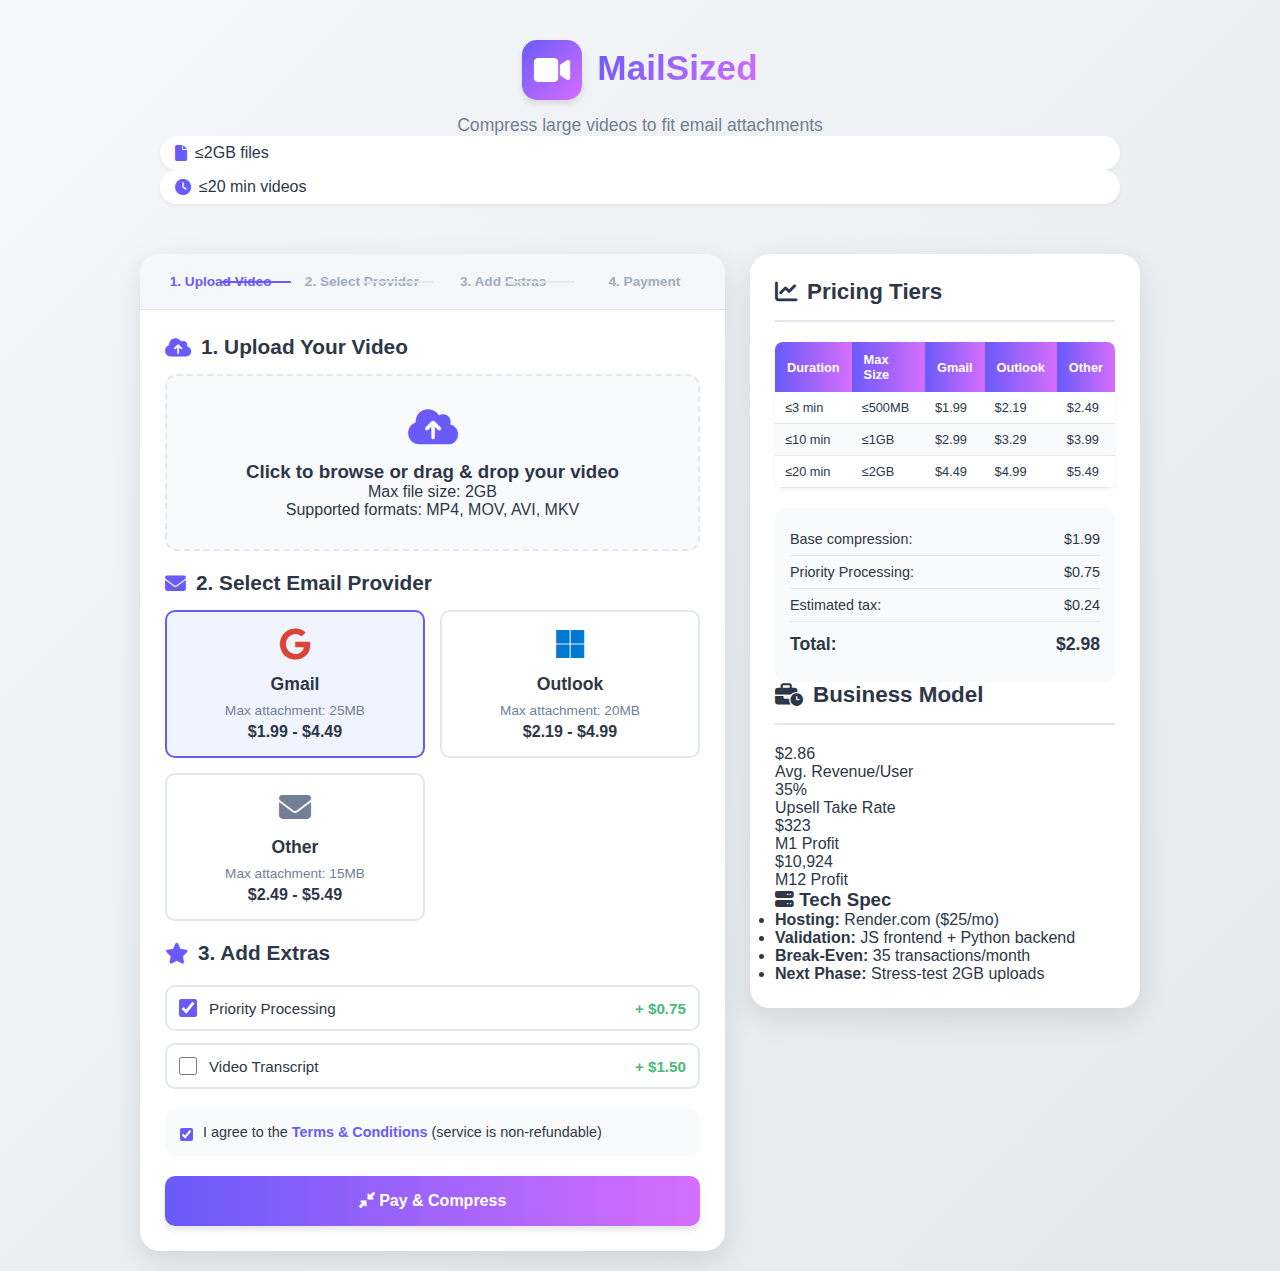
<file: templates/index.html>
<!DOCTYPE html>
<html lang="en">
<head>
    <meta charset="UTF-8">
    <meta name="viewport" content="width=device-width, initial-scale=1.0">
    <title>MailSized - Send Large Videos via Email</title>
    <link rel="stylesheet" href="/static/style.css">
    <link rel="stylesheet" href="https://cdnjs.cloudflare.com/ajax/libs/font-awesome/6.4.0/css/all.min.css">
</head>
<body>
    <div class="container">
        <header>
            <div class="logo">
                <div class="logo-icon">
                    <i class="fas fa-video"></i>
                </div>
                <h1>MailSized</h1>
            </div>
            <p>Compress large videos to fit email attachments</p>
            
            <div class="constraints">
                <div class="constraint">
                    <i class="fas fa-file"></i>
                    <span>≤2GB files</span>
                </div>
                <div class="constraint">
                    <i class="fas fa-clock"></i>
                    <span>≤20 min videos</span>
                </div>
            </div>
        </header>
        
        <div class="card-container">
            <div class="main-card">
                <div class="progress-bar">
                    <div class="progress-step active">1. Upload Video</div>
                    <div class="progress-step">2. Select Provider</div>
                    <div class="progress-step">3. Add Extras</div>
                    <div class="progress-step">4. Payment</div>
                </div>
                
                <div class="step-content">
                    <h2 class="step-title">
                        <i class="fas fa-cloud-upload-alt"></i>
                        1. Upload Your Video
                    </h2>
                    
                    <div class="upload-area" id="uploadArea">
                        <div class="upload-icon">
                            <i class="fas fa-cloud-upload-alt"></i>
                        </div>
                        <h3>Click to browse or drag & drop your video</h3>
                        <p>Max file size: 2GB</p>
                        <p>Supported formats: MP4, MOV, AVI, MKV</p>
                        <input type="file" id="fileInput" accept="video/*" style="display: none;">
                    </div>
                    
                    <div class="file-info" id="fileInfo" style="display: none;">
                        <div class="file-icon">
                            <i class="fas fa-file-video"></i>
                        </div>
                        <div class="file-details">
                            <div class="file-name" id="fileName">Sample_Video_100MB.mp4</div>
                            <div class="file-meta">
                                <span id="fileSize">100.5 MB</span>
                                <span id="fileDuration">2:45 min</span>
                            </div>
                        </div>
                        <button class="remove-file" id="removeFile">
                            <i class="fas fa-times"></i>
                        </button>
                    </div>
                    
                    <h2 class="step-title">
                        <i class="fas fa-envelope"></i>
                        2. Select Email Provider
                    </h2>
                    
                    <div class="providers">
                        <div class="provider-card gmail selected" data-provider="gmail">
                            <div class="provider-icon">
                                <i class="fab fa-google"></i>
                            </div>
                            <div class="provider-name">Gmail</div>
                            <div class="provider-details">
                                <div>Max attachment: 25MB</div>
                                <div class="provider-price">$1.99 - $4.49</div>
                            </div>
                        </div>
                        
                        <div class="provider-card outlook" data-provider="outlook">
                            <div class="provider-icon">
                                <i class="fab fa-microsoft"></i>
                            </div>
                            <div class="provider-name">Outlook</div>
                            <div class="provider-details">
                                <div>Max attachment: 20MB</div>
                                <div class="provider-price">$2.19 - $4.99</div>
                            </div>
                        </div>
                        
                        <div class="provider-card other" data-provider="other">
                            <div class="provider-icon">
                                <i class="fas fa-envelope"></i>
                            </div>
                            <div class="provider-name">Other</div>
                            <div class="provider-details">
                                <div>Max attachment: 15MB</div>
                                <div class="provider-price">$2.49 - $5.49</div>
                            </div>
                        </div>
                    </div>
                    
                    <h2 class="step-title">
                        <i class="fas fa-star"></i>
                        3. Add Extras
                    </h2>
                    
                    <div class="extras">
                        <div class="extra-option">
                            <input type="checkbox" id="priority" checked>
                            <label class="extra-label" for="priority">Priority Processing</label>
                            <div class="extra-price">+ $0.75</div>
                        </div>
                        
                        <div class="extra-option">
                            <input type="checkbox" id="transcript">
                            <label class="extra-label" for="transcript">Video Transcript</label>
                            <div class="extra-price">+ $1.50</div>
                        </div>
                    </div>
                    
                    <div class="payment-agreement">
                        <input type="checkbox" id="agree" checked>
                        <label for="agree">I agree to the <a href="/terms" class="terms-link">Terms & Conditions</a> (service is non-refundable)</label>
                    </div>
                    
                    <div class="error-container" id="errorContainer">
                        <div class="error-title">
                            <i class="fas fa-exclamation-circle"></i>
                            <span>Processing Error</span>
                        </div>
                        <div id="errorMessage">Video compression failed: Unsupported codec</div>
                    </div>
                    
                    <button class="action-button" id="processButton">
                        <i class="fas fa-compress-alt"></i> Pay & Compress
                    </button>
                </div>
            </div>
            
            <div class="info-card">
                <h2><i class="fas fa-chart-line"></i> Pricing Tiers</h2>
                
                <table class="pricing-table">
                    <thead>
                        <tr>
                            <th>Duration</th>
                            <th>Max Size</th>
                            <th>Gmail</th>
                            <th>Outlook</th>
                            <th>Other</th>
                        </tr>
                    </thead>
                    <tbody>
                        <tr>
                            <td>≤3 min</td>
                            <td>≤500MB</td>
                            <td>$1.99</td>
                            <td>$2.19</td>
                            <td>$2.49</td>
                        </tr>
                        <tr>
                            <td>≤10 min</td>
                            <td>≤1GB</td>
                            <td>$2.99</td>
                            <td>$3.29</td>
                            <td>$3.99</td>
                        </tr>
                        <tr>
                            <td>≤20 min</td>
                            <td>≤2GB</td>
                            <td>$4.49</td>
                            <td>$4.99</td>
                            <td>$5.49</td>
                        </tr>
                    </tbody>
                </table>
                
                <div class="price-summary">
                    <div class="price-item">
                        <span>Base compression:</span>
                        <span>$1.99</span>
                    </div>
                    <div class="price-item">
                        <span>Priority Processing:</span>
                        <span>$0.75</span>
                    </div>
                    <div class="price-item">
                        <span>Estimated tax:</span>
                        <span>$0.24</span>
                    </div>
                    <div class="price-total">
                        <span>Total:</span>
                        <span>$2.98</span>
                    </div>
                </div>
                
                <div class="business-model">
                    <h2><i class="fas fa-business-time"></i> Business Model</h2>
                    
                    <div class="model-stats">
                        <div class="stat-card">
                            <div class="stat-value">$2.86</div>
                            <div class="stat-label">Avg. Revenue/User</div>
                        </div>
                        <div class="stat-card">
                            <div class="stat-value">35%</div>
                            <div class="stat-label">Upsell Take Rate</div>
                        </div>
                        <div class="stat-card">
                            <div class="stat-value">$323</div>
                            <div class="stat-label">M1 Profit</div>
                        </div>
                        <div class="stat-card">
                            <div class="stat-value">$10,924</div>
                            <div class="stat-label">M12 Profit</div>
                        </div>
                    </div>
                </div>
                
                <div class="tech-spec">
                    <h3><i class="fas fa-server"></i> Tech Spec</h3>
                    <ul>
                        <li><strong>Hosting:</strong> Render.com ($25/mo)</li>
                        <li><strong>Validation:</strong> JS frontend + Python backend</li>
                        <li><strong>Break-Even:</strong> 35 transactions/month</li>
                        <li><strong>Next Phase:</strong> Stress-test 2GB uploads</li>
                    </ul>
                </div>
            </div>
        </div>
    </div>
    
    <script src="/static/script.js"></script>
</body>
</html>
</file>
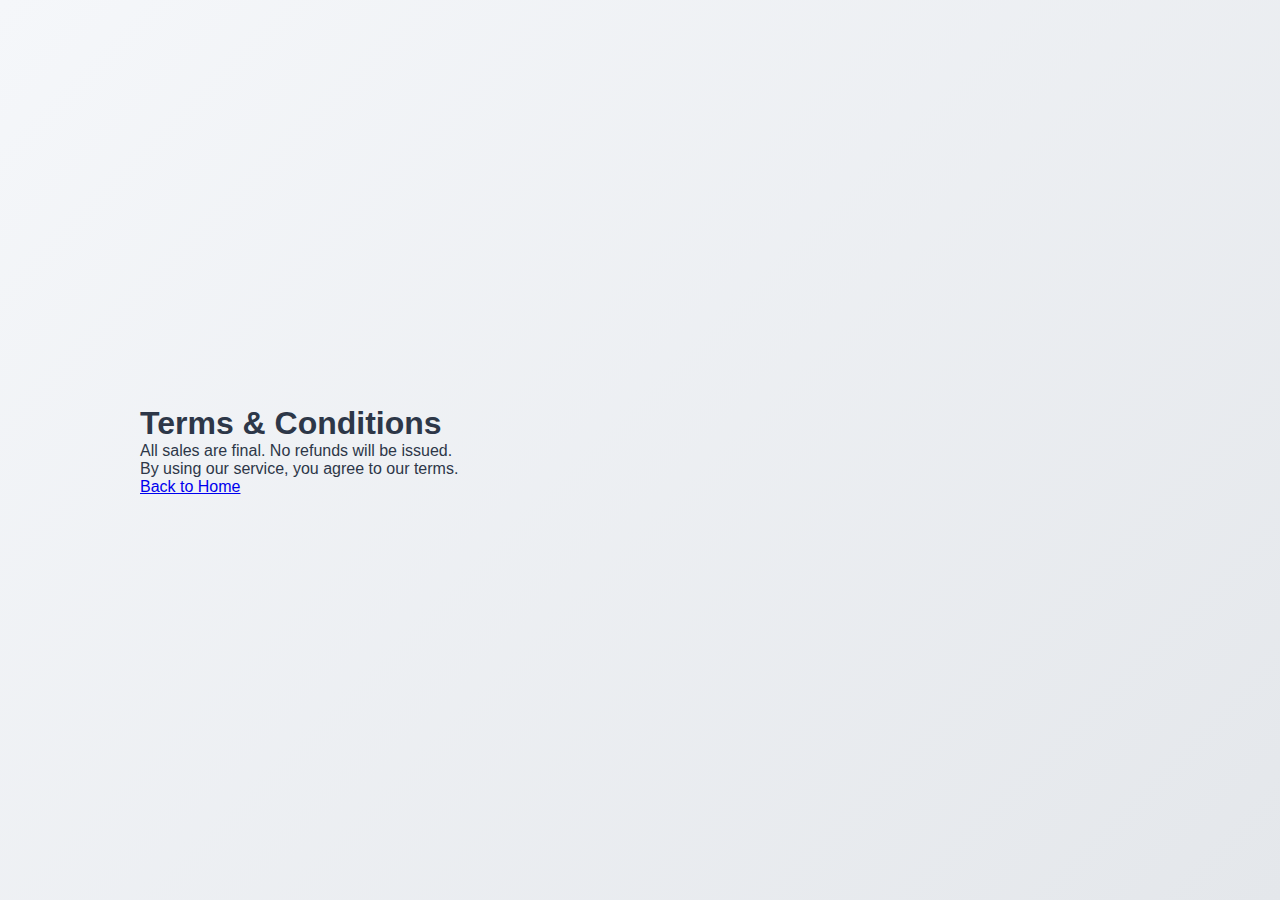
<file: templates/terms.html>
<!DOCTYPE html>
<html>
<head>
  <title>Terms & Conditions - MailSized</title>
  <link rel="stylesheet" href="/static/style.css">
</head>
<body>
  <div class="container">
    <h1>Terms & Conditions</h1>
    <p>All sales are final. No refunds will be issued.</p>
    <p>By using our service, you agree to our terms.</p>
    <a href="/">Back to Home</a>
  </div>
</body>
</html>
</file>
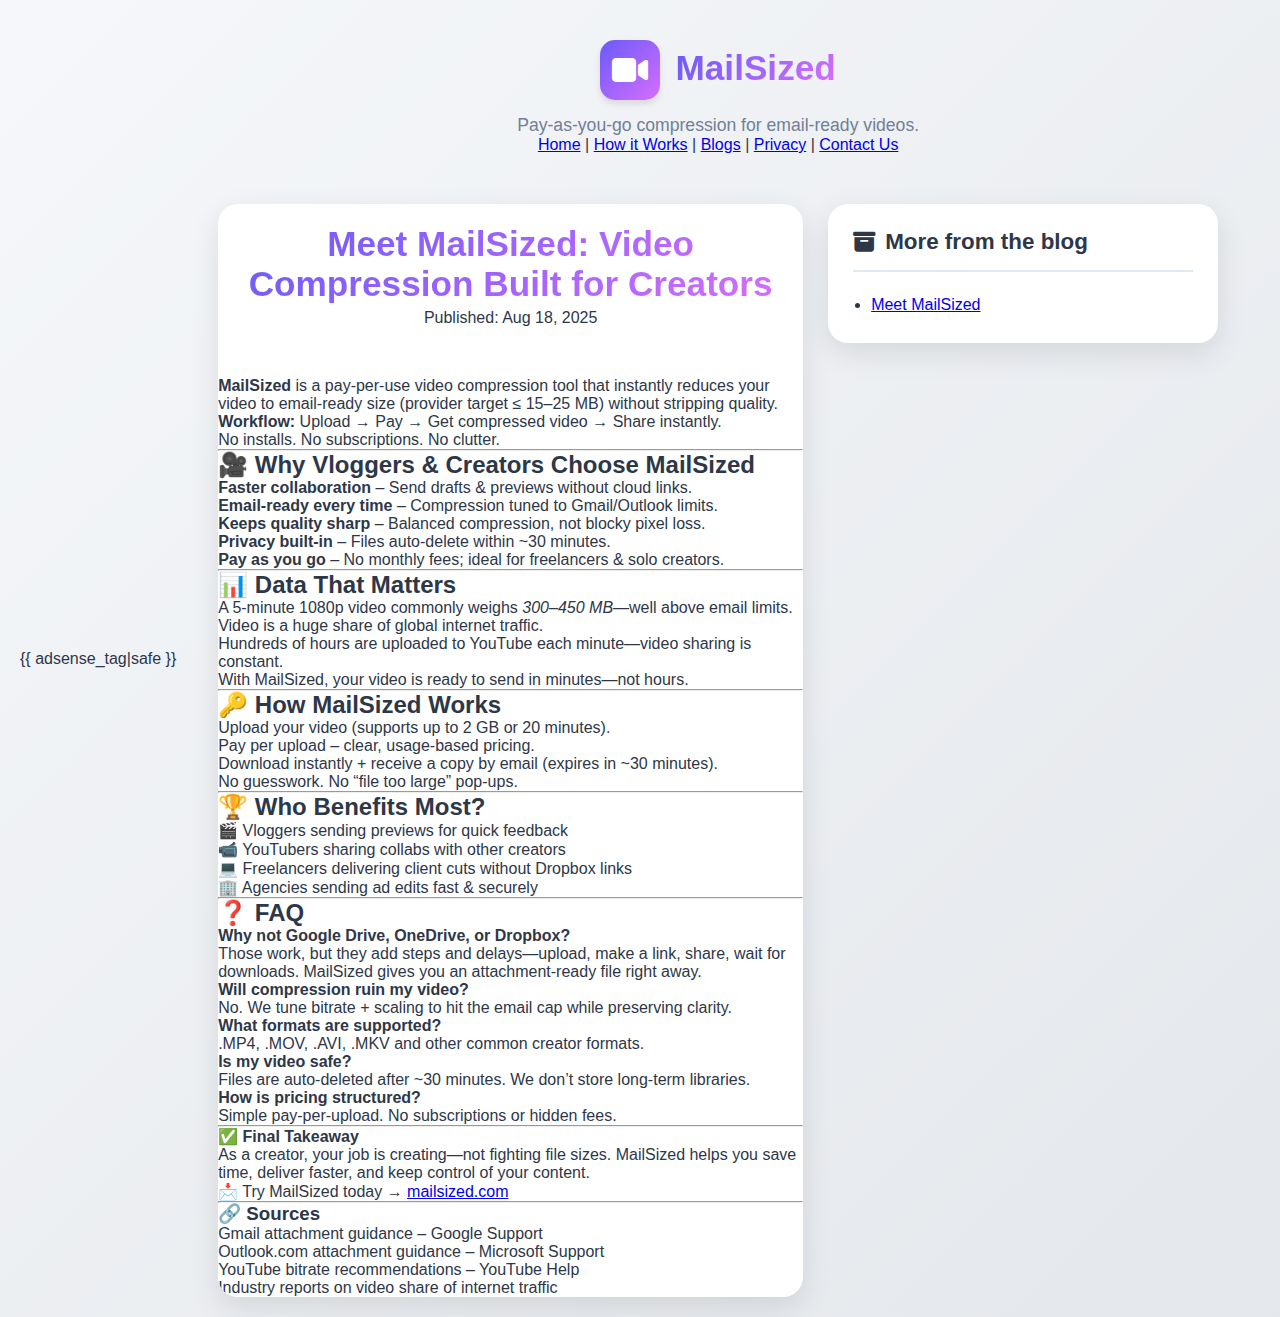
<file: app/templates/blog-meet-mailsized.html>
<!DOCTYPE html>
<html lang="en">
<head>
  <meta charset="utf-8"/>
  <meta name="viewport" content="width=device-width,initial-scale=1"/>
  <meta http-equiv="Cache-Control" content="no-store"/>
  <title>Meet MailSized: Video Compression Built for Creators</title>
  <meta name="description" content="MailSized instantly compresses videos to email-size while keeping quality. Perfect for vloggers, freelancers, and agencies. Pay as you go.">
  <link rel="stylesheet" href="https://cdnjs.cloudflare.com/ajax/libs/font-awesome/6.4.0/css/all.min.css"/>
  <link rel="stylesheet" href="/static/style.css"/>
  {{ adsense_tag|safe }}
  <!-- BlogPosting structured data for SEO -->
  <script type="application/ld+json">
  {
    "@context":"https://schema.org",
    "@type":"BlogPosting",
    "headline":"Meet MailSized: Video Compression Built for Creators",
    "datePublished":"2025-08-18",
    "dateModified":"2025-08-18",
    "author":{"@type":"Organization","name":"MailSized"},
    "publisher":{"@type":"Organization","name":"MailSized"},
    "mainEntityOfPage":{"@type":"WebPage","@id":"https://mailsized.com/blog/meet-mailsized"}
  }
  </script>
</head>
<body>
  <div class="container">
    <!-- Top: logo + nav -->
    <header>
      <div class="logo">
        <div class="logo-icon"><i class="fas fa-video"></i></div>
        <h1>MailSized</h1>
      </div>
      <p>Pay-as-you-go compression for email-ready videos.</p>
      <nav class="top-nav" aria-label="Main">
          <a href="/" class="top-nav-link">Home</a>
          <span class="sep">|</span>
          <a href="/how-it-works" class="top-nav-link">How it Works</a>
          <span class="sep">|</span>
          <a href="/blogs" class="top-nav-link" aria-current="page">Blogs</a>
          <span class="sep">|</span>
          <a href="/privacy" class="top-nav-link">Privacy</a>
          <span class="sep">|</span>
          <a href="/contact" class="top-nav-link">Contact Us</a>
      </nav>
    </header>

    <div class="card-container">
      <article class="main-card blog-post">
        <header class="blog-post__head">
          <h1 class="blog-post__title">Meet MailSized: Video Compression Built for Creators</h1>
          <div class="blog-post__meta">
            <time datetime="2025-08-18">Published: Aug 18, 2025</time>
          </div>
        </header>

        <section class="blog-post__body">
          <p><strong>MailSized</strong> is a pay-per-use video compression tool that instantly reduces your video to
          email-ready size (provider target ≤ 15–25 MB) without stripping quality.</p>

          <p><strong>Workflow:</strong> Upload → Pay → Get compressed video → Share instantly.<br/>
          No installs. No subscriptions. No clutter.</p>

          <hr/>

          <h2>🎥 Why Vloggers & Creators Choose MailSized</h2>
          <ul>
            <li><strong>Faster collaboration</strong> – Send drafts & previews without cloud links.</li>
            <li><strong>Email-ready every time</strong> – Compression tuned to Gmail/Outlook limits.</li>
            <li><strong>Keeps quality sharp</strong> – Balanced compression, not blocky pixel loss.</li>
            <li><strong>Privacy built-in</strong> – Files auto-delete within ~30 minutes.</li>
            <li><strong>Pay as you go</strong> – No monthly fees; ideal for freelancers & solo creators.</li>
          </ul>

          <hr/>

          <h2>📊 Data That Matters</h2>
          <ul>
            <li>A 5-minute 1080p video commonly weighs <em>300–450 MB</em>—well above email limits.</li>
            <li>Video is a huge share of global internet traffic.</li>
            <li>Hundreds of hours are uploaded to YouTube each minute—video sharing is constant.</li>
          </ul>
          <p>With MailSized, your video is ready to send in minutes—not hours.</p>

          <hr/>

          <h2>🔑 How MailSized Works</h2>
          <ol>
            <li>Upload your video (supports up to 2 GB or 20 minutes).</li>
            <li>Pay per upload – clear, usage-based pricing.</li>
            <li>Download instantly + receive a copy by email (expires in ~30 minutes).</li>
          </ol>
          <p>No guesswork. No “file too large” pop-ups.</p>

          <hr/>

          <h2>🏆 Who Benefits Most?</h2>
          <ul>
            <li>🎬 Vloggers sending previews for quick feedback</li>
            <li>📹 YouTubers sharing collabs with other creators</li>
            <li>💻 Freelancers delivering client cuts without Dropbox links</li>
            <li>🏢 Agencies sending ad edits fast & securely</li>
          </ul>

          <hr/>

          <h2>❓ FAQ</h2>
          <p><strong>Why not Google Drive, OneDrive, or Dropbox?</strong><br/>
          Those work, but they add steps and delays—upload, make a link, share, wait for downloads. MailSized gives you an attachment-ready file right away.</p>

          <p><strong>Will compression ruin my video?</strong><br/>
          No. We tune bitrate + scaling to hit the email cap while preserving clarity.</p>

          <p><strong>What formats are supported?</strong><br/>
          .MP4, .MOV, .AVI, .MKV and other common creator formats.</p>

          <p><strong>Is my video safe?</strong><br/>
          Files are auto-deleted after ~30 minutes. We don’t store long-term libraries.</p>

          <p><strong>How is pricing structured?</strong><br/>
          Simple pay-per-upload. No subscriptions or hidden fees.</p>

          <hr/>
          <p><strong>✅ Final Takeaway</strong><br/>
          As a creator, your job is creating—not fighting file sizes. MailSized helps you save time,
          deliver faster, and keep control of your content.</p>

          <p>📩 Try MailSized today → <a href="/">mailsized.com</a></p>

          <hr/>
          <h3>🔗 Sources</h3>
          <ol>
            <li>Gmail attachment guidance – Google Support</li>
            <li>Outlook.com attachment guidance – Microsoft Support</li>
            <li>YouTube bitrate recommendations – YouTube Help</li>
            <li>Industry reports on video share of internet traffic</li>
          </ol>
        </section>
      </article>

      <aside class="info-card">
        <h2><i class="fas fa-archive"></i> More from the blog</h2>
        <ul style="margin:0 0 0 18px; line-height:1.6;">
          <li><a href="/blog/meet-mailsized">Meet MailSized</a></li>
        </ul>
      </aside>
    </div>
  </div>
</body>
</html>
</file>
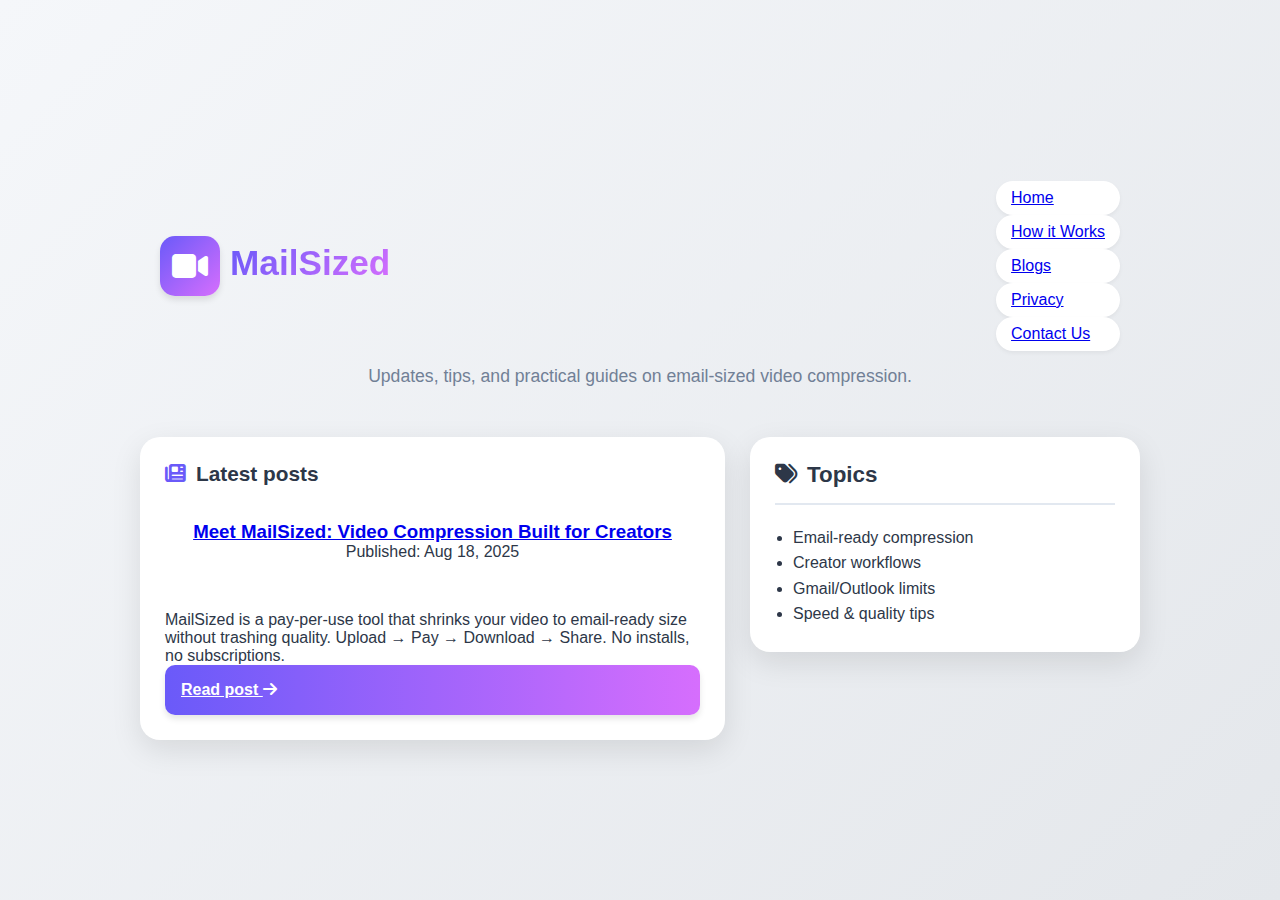
<file: app/templates/blogs.html>
<!DOCTYPE html>
<html lang="en">
<head>
  <meta charset="utf-8"/>
  <meta name="viewport" content="width=device-width,initial-scale=1"/>
  <meta http-equiv="Cache-Control" content="no-store"/>
  <title>MailSized Blog – Tips on Email-Sized Video Compression</title>
  <meta name="description" content="MailSized blog: practical tips for creators, how-tos, and updates about fast, email-sized video compression.">
  <link rel="stylesheet" href="https://cdnjs.cloudflare.com/ajax/libs/font-awesome/6.4.0/css/all.min.css"/>
  <link rel="stylesheet" href="/static/style.css"/>
</head>
<body>
  <div class="container">
    <!-- Top: logo + nav (matches your style) -->
    <header>
      <div class="logo" style="justify-content:space-between; align-items:center;">
        <div style="display:flex; align-items:center; gap:10px;">
          <div class="logo-icon"><i class="fas fa-video"></i></div>
          <h1>MailSized</h1>
        </div>
        <nav aria-label="Primary">
          <a href="/" class="constraint">Home</a>
          <a href="/how-it-works" class="constraint">How it Works</a>
          <a href="/blogs" class="constraint" aria-current="page">Blogs</a>
          <a href="/privacy" class="constraint">Privacy</a>
          <a href="/contact" class="constraint">Contact Us</a>
        </nav>
      </div>
      <p>Updates, tips, and practical guides on email-sized video compression.</p>
    </header>

    <div class="card-container">
      <div class="main-card">
        <div class="step-content">
          <h2 class="step-title"><i class="fas fa-newspaper"></i> Latest posts</h2>

          <!-- Post card -->
          <article class="blog-card">
            <header class="blog-card__head">
              <h3 class="blog-card__title">
                <a href="/blog/meet-mailsized">Meet MailSized: Video Compression Built for Creators</a>
              </h3>
              <div class="blog-card__meta">
                <time datetime="2025-08-18">Published: Aug 18, 2025</time>
              </div>
            </header>
            <p class="blog-card__excerpt">
              MailSized is a pay-per-use tool that shrinks your video to email-ready size without trashing quality.
              Upload → Pay → Download → Share. No installs, no subscriptions.
            </p>
            <a class="action-button" href="/blog/meet-mailsized" style="width:auto;">
              Read post <i class="fas fa-arrow-right"></i>
            </a>
          </article>
        </div>
      </div>

      <aside class="info-card">
        <h2><i class="fas fa-tags"></i> Topics</h2>
        <ul style="margin:0 0 0 18px; line-height:1.6;">
          <li>Email-ready compression</li>
          <li>Creator workflows</li>
          <li>Gmail/Outlook limits</li>
          <li>Speed & quality tips</li>
        </ul>
      </aside>
    </div>
  </div>
</body>
</html>
</file>
<file: static/style.css>
:root {
    --primary: #6a5af9;
    --secondary: #d66efd;
    --success: #48bb78;
    --danger: #e53e3e;
    --warning: #ecc94b;
    --dark: #2d3748;
    --light: #f8fafc;
    --gray: #718096;
    --border: #e2e8f0;
}

* {
    margin: 0;
    padding: 0;
    box-sizing: border-box;
    font-family: 'Segoe UI', Tahoma, Geneva, Verdana, sans-serif;
}

body {
    background: linear-gradient(135deg, #f5f7fa 0%, #e4e7eb 100%);
    color: var(--dark);
    min-height: 100vh;
    padding: 20px;
    display: flex;
    justify-content: center;
    align-items: center;
}

.container {
    max-width: 1000px;
    width: 100%;
    margin: 0 auto;
}

header {
    text-align: center;
    margin-bottom: 30px;
    padding: 20px;
}

.logo {
    display: flex;
    align-items: center;
    justify-content: center;
    gap: 15px;
    margin-bottom: 15px;
}

.logo-icon {
    background: linear-gradient(135deg, var(--primary) 0%, var(--secondary) 100%);
    width: 60px;
    height: 60px;
    border-radius: 15px;
    display: flex;
    align-items: center;
    justify-content: center;
    box-shadow: 0 4px 6px rgba(0,0,0,0.1);
}

.logo-icon i {
    font-size: 2rem;
    color: white;
}

header h1 {
    font-size: 2.2rem;
    margin-bottom: 5px;
    background: linear-gradient(135deg, var(--primary) 0%, var(--secondary) 100%);
    -webkit-background-clip: text;
    -webkit-text-fill-color: transparent;
}

header p {
    font-size: 1.1rem;
    color: var(--gray);
    max-width: 600px;
    margin: 0 auto;
    display: flex;
    justify-content: center;
    gap: 15px;
}

.constraint {
    display: flex;
    align-items: center;
    gap: 8px;
    background: white;
    padding: 8px 15px;
    border-radius: 20px;
    box-shadow: 0 2px 4px rgba(0,0,0,0.05);
}

.constraint i {
    color: var(--primary);
}

.card-container {
    display: grid;
    grid-template-columns: 1.5fr 1fr;
    gap: 25px;
}

@media (max-width: 992px) {
    .card-container {
        grid-template-columns: 1fr;
    }
}

.main-card {
    background: white;
    border-radius: 20px;
    box-shadow: 0 10px 30px rgba(0,0,0,0.1);
    overflow: hidden;
}

.info-card {
    background: white;
    border-radius: 20px;
    box-shadow: 0 10px 30px rgba(0,0,0,0.1);
    padding: 25px;
    align-self: start;
}

.info-card h2 {
    font-size: 1.4rem;
    margin-bottom: 20px;
    padding-bottom: 15px;
    border-bottom: 2px solid var(--border);
    display: flex;
    align-items: center;
    gap: 10px;
}

.progress-bar {
    display: flex;
    background: #f5f7fa;
    padding: 12px 10px;
    border-bottom: 1px solid var(--border);
}

.progress-step {
    flex: 1;
    text-align: center;
    padding: 8px 5px;
    position: relative;
    font-weight: 600;
    color: #a0aec0;
    font-size: 0.85rem;
}

.progress-step.active {
    color: var(--primary);
}

.progress-step:not(:last-child):after {
    content: '';
    position: absolute;
    top: 50%;
    right: 0;
    width: 50%;
    height: 2px;
    background: #e2e8f0;
    transform: translateY(-50%);
}

.progress-step.active:after {
    background: var(--primary);
}

.step-content {
    padding: 25px;
}

.step-title {
    font-size: 1.3rem;
    margin-bottom: 15px;
    color: var(--dark);
    display: flex;
    align-items: center;
    gap: 10px;
}

.step-title i {
    color: var(--primary);
}

.upload-area {
    border: 2px dashed var(--border);
    border-radius: 12px;
    padding: 30px 15px;
    text-align: center;
    background: #f8fafc;
    transition: all 0.3s ease;
    cursor: pointer;
    margin-bottom: 20px;
}

.upload-area:hover, .upload-area.dragover {
    border-color: var(--primary);
    background: #edf2f7;
}

.upload-icon {
    font-size: 2.5rem;
    color: var(--primary);
    margin-bottom: 10px;
}

.file-info {
    background: #edf2f7;
    border-radius: 10px;
    padding: 12px;
    margin-top: 15px;
    display: flex;
    align-items: center;
}

.file-icon {
    font-size: 1.8rem;
    color: var(--primary);
    margin-right: 12px;
}

.file-details {
    flex: 1;
    text-align: left;
}

.file-name {
    font-weight: 600;
    margin-bottom: 5px;
    font-size: 0.95rem;
    white-space: nowrap;
    overflow: hidden;
    text-overflow: ellipsis;
    max-width: 180px;
}

.file-meta {
    display: flex;
    gap: 12px;
    color: var(--gray);
    font-size: 0.85rem;
}

.remove-file {
    background: none;
    border: none;
    color: var(--danger);
    cursor: pointer;
    font-size: 1.1rem;
}

.providers {
    display: grid;
    grid-template-columns: repeat(auto-fit, minmax(200px, 1fr));
    gap: 15px;
    margin-bottom: 20px;
}

.provider-card {
    border: 2px solid var(--border);
    border-radius: 10px;
    padding: 15px;
    text-align: center;
    cursor: pointer;
    transition: all 0.3s ease;
    background: white;
}

.provider-card:hover {
    border-color: var(--primary);
    transform: translateY(-3px);
    box-shadow: 0 5px 15px rgba(0,0,0,0.05);
}

.provider-card.selected {
    border-color: var(--primary);
    background: #f0f4ff;
}

.provider-icon {
    font-size: 2rem;
    margin-bottom: 10px;
}

.gmail .provider-icon {
    color: #DB4437;
}

.outlook .provider-icon {
    color: #0078D4;
}

.other .provider-icon {
    color: var(--gray);
}

.provider-name {
    font-weight: 700;
    font-size: 1.1rem;
    margin-bottom: 8px;
}

.provider-details {
    color: var(--gray);
    font-size: 0.85rem;
}

.provider-price {
    color: var(--dark);
    font-weight: 700;
    margin-top: 5px;
    font-size: 1rem;
}

.extras {
    margin: 20px 0;
}

.extra-option {
    display: flex;
    align-items: center;
    padding: 12px;
    border: 2px solid var(--border);
    border-radius: 10px;
    margin-bottom: 12px;
    transition: all 0.3s ease;
    background: white;
}

.extra-option:hover {
    border-color: var(--primary);
    background: #f8fafc;
}

.extra-option input {
    margin-right: 12px;
    width: 18px;
    height: 18px;
    accent-color: var(--primary);
}

.extra-label {
    flex: 1;
    font-weight: 500;
    font-size: 0.95rem;
}

.extra-price {
    color: var(--success);
    font-weight: 600;
    font-size: 0.95rem;
}

.payment-agreement {
    display: flex;
    align-items: flex-start;
    margin: 20px 0;
    background: #f8fafc;
    padding: 15px;
    border-radius: 10px;
    font-size: 0.9rem;
}

.payment-agreement input {
    margin-right: 10px;
    margin-top: 4px;
    accent-color: var(--primary);
}

.terms-link {
    color: var(--primary);
    text-decoration: none;
    font-weight: 600;
}

.terms-link:hover {
    text-decoration: underline;
}

.error-container {
    background: #fff5f5;
    border: 1px solid #fc8181;
    border-radius: 10px;
    padding: 12px;
    margin: 15px 0;
    color: #c53030;
    display: none;
}

.error-container.show {
    display: block;
}

.error-title {
    display: flex;
    align-items: center;
    font-weight: 600;
    margin-bottom: 5px;
    font-size: 0.95rem;
}

.error-title i {
    margin-right: 8px;
}

.action-button {
    display: block;
    width: 100%;
    padding: 16px;
    background: linear-gradient(to right, var(--primary), var(--secondary));
    color: white;
    border: none;
    border-radius: 10px;
    font-size: 1rem;
    font-weight: 600;
    cursor: pointer;
    transition: all 0.3s ease;
    box-shadow: 0 4px 6px rgba(0,0,0,0.1);
}

.action-button:hover {
    transform: translateY(-2px);
    box-shadow: 0 6px 12px rgba(0,0,0,0.12);
}

.action-button:disabled {
    background: #cbd5e0;
    cursor: not-allowed;
    transform: none;
    box-shadow: none;
}

.loading {
    display: inline-block;
    width: 18px;
    height: 18px;
    border: 3px solid rgba(255,255,255,0.3);
    border-radius: 50%;
    border-top-color: white;
    animation: spin 1s ease-in-out infinite;
    margin-right: 8px;
    vertical-align: middle;
}

@keyframes spin {
    to { transform: rotate(360deg); }
}

.price-summary {
    background: #f8fafc;
    border-radius: 10px;
    padding: 15px;
    margin-top: 15px;
}

.price-item {
    display: flex;
    justify-content: space-between;
    padding: 8px 0;
    border-bottom: 1px solid var(--border);
    font-size: 0.9rem;
}

.price-total {
    display: flex;
    justify-content: space-between;
    padding: 12px 0;
    font-weight: 700;
    font-size: 1.1rem;
}

.pricing-table {
    width: 100%;
    border-collapse: collapse;
    margin: 20px 0;
    border-radius: 8px;
    overflow: hidden;
    box-shadow: 0 2px 4px rgba(0,0,0,0.05);
    font-size: 0.8rem;
}

.pricing-table th {
    background: linear-gradient(to right, var(--primary), var(--secondary));
    color: white;
    padding: 10px 12px;
    text-align: left;
    font-weight: 600;
}

.pricing-table td {
    padding: 8px 10px;
    border-bottom: 1px solid var(--border);
}

.pricing-table tr:nth-child(even) {
    background-color: #f8fafc;
}

.pricing-table tr:hover {
    background-color: #edf2f7;
}

@media (max-width: 768px) {
    .card-container {
        grid-template-columns: 1fr;
    }
    
    .progress-bar {
        padding: 8px 5px;
        font-size: 0.8rem;
    }
    
    .step-content {
        padding: 15px;
    }
    
    .providers {
        grid-template-columns: 1fr;
    }
    
    .step-title {
        font-size: 1.15rem;
    }
    
    header h1 {
        font-size: 1.8rem;
    }
    
    .constraint {
        font-size: 0.9rem;
        padding: 6px 12px;
    }
}

@media (max-width: 480px) {
    header p {
        flex-direction: column;
        gap: 8px;
    }
    
    .constraint {
        width: 100%;
        justify-content: center;
    }
    
    .logo h1 {
        font-size: 1.6rem;
    }
}
</file>
